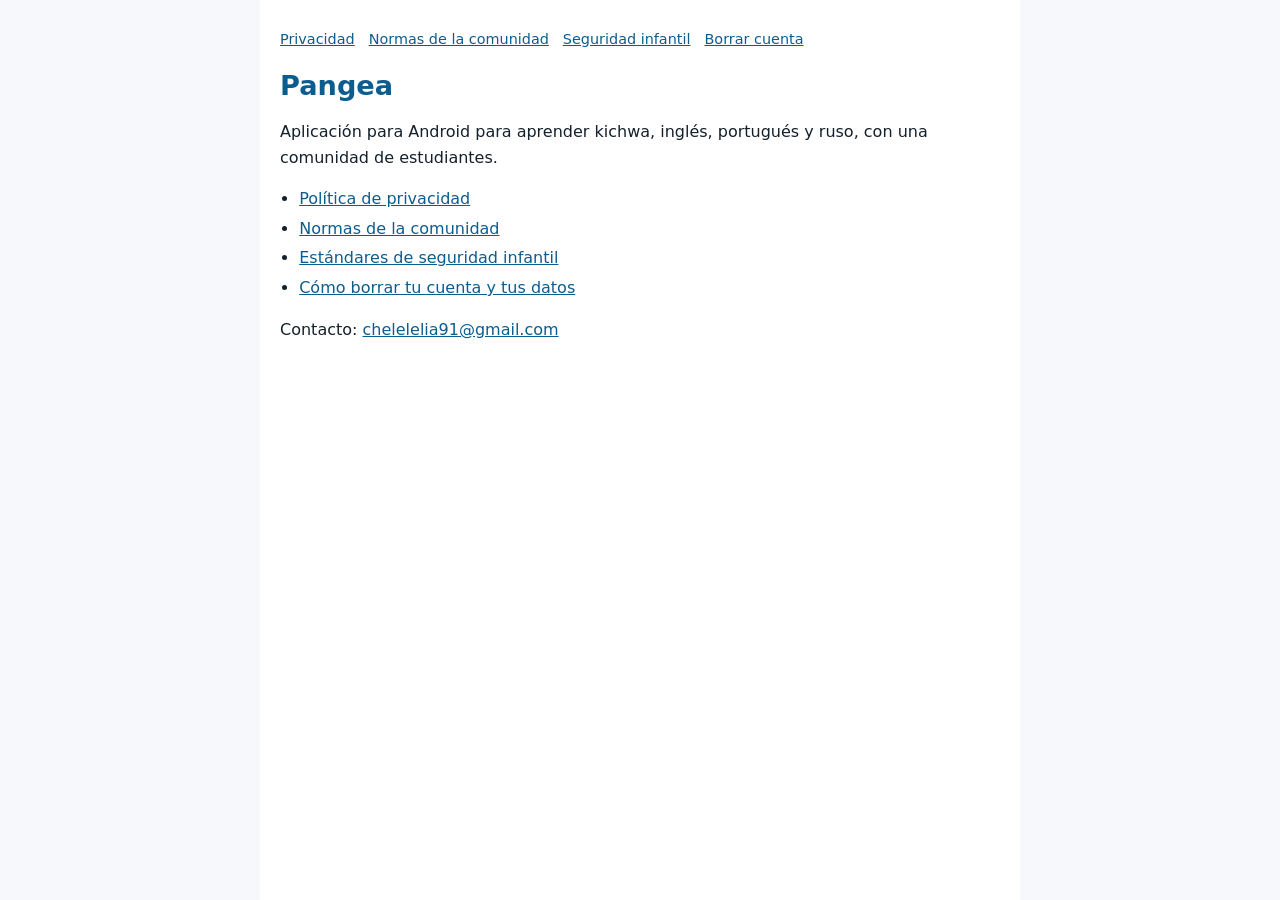
<file: index.html>
<!DOCTYPE html>
<html lang="es">
<head>
<meta charset="utf-8">
<meta name="viewport" content="width=device-width, initial-scale=1">
<title>Pangea · Aprende idiomas</title>
<link rel="stylesheet" href="estilo.css">
</head>
<body>
<main>
<nav><a href="privacidad.html">Privacidad</a><a href="normas.html">Normas de la comunidad</a><a href="seguridad-infantil.html">Seguridad infantil</a><a href="borrar-cuenta.html">Borrar cuenta</a></nav>
<h1>Pangea</h1>
<p>Aplicación para Android para aprender kichwa, inglés, portugués y ruso, con una comunidad de estudiantes.</p>
<ul>
<li><a href="privacidad.html">Política de privacidad</a></li>
<li><a href="normas.html">Normas de la comunidad</a></li>
<li><a href="seguridad-infantil.html">Estándares de seguridad infantil</a></li>
<li><a href="borrar-cuenta.html">Cómo borrar tu cuenta y tus datos</a></li>
</ul>
<p>Contacto: <a href="mailto:chelelelia91@gmail.com">chelelelia91@gmail.com</a></p>
</main>
</body>
</html>
</file>
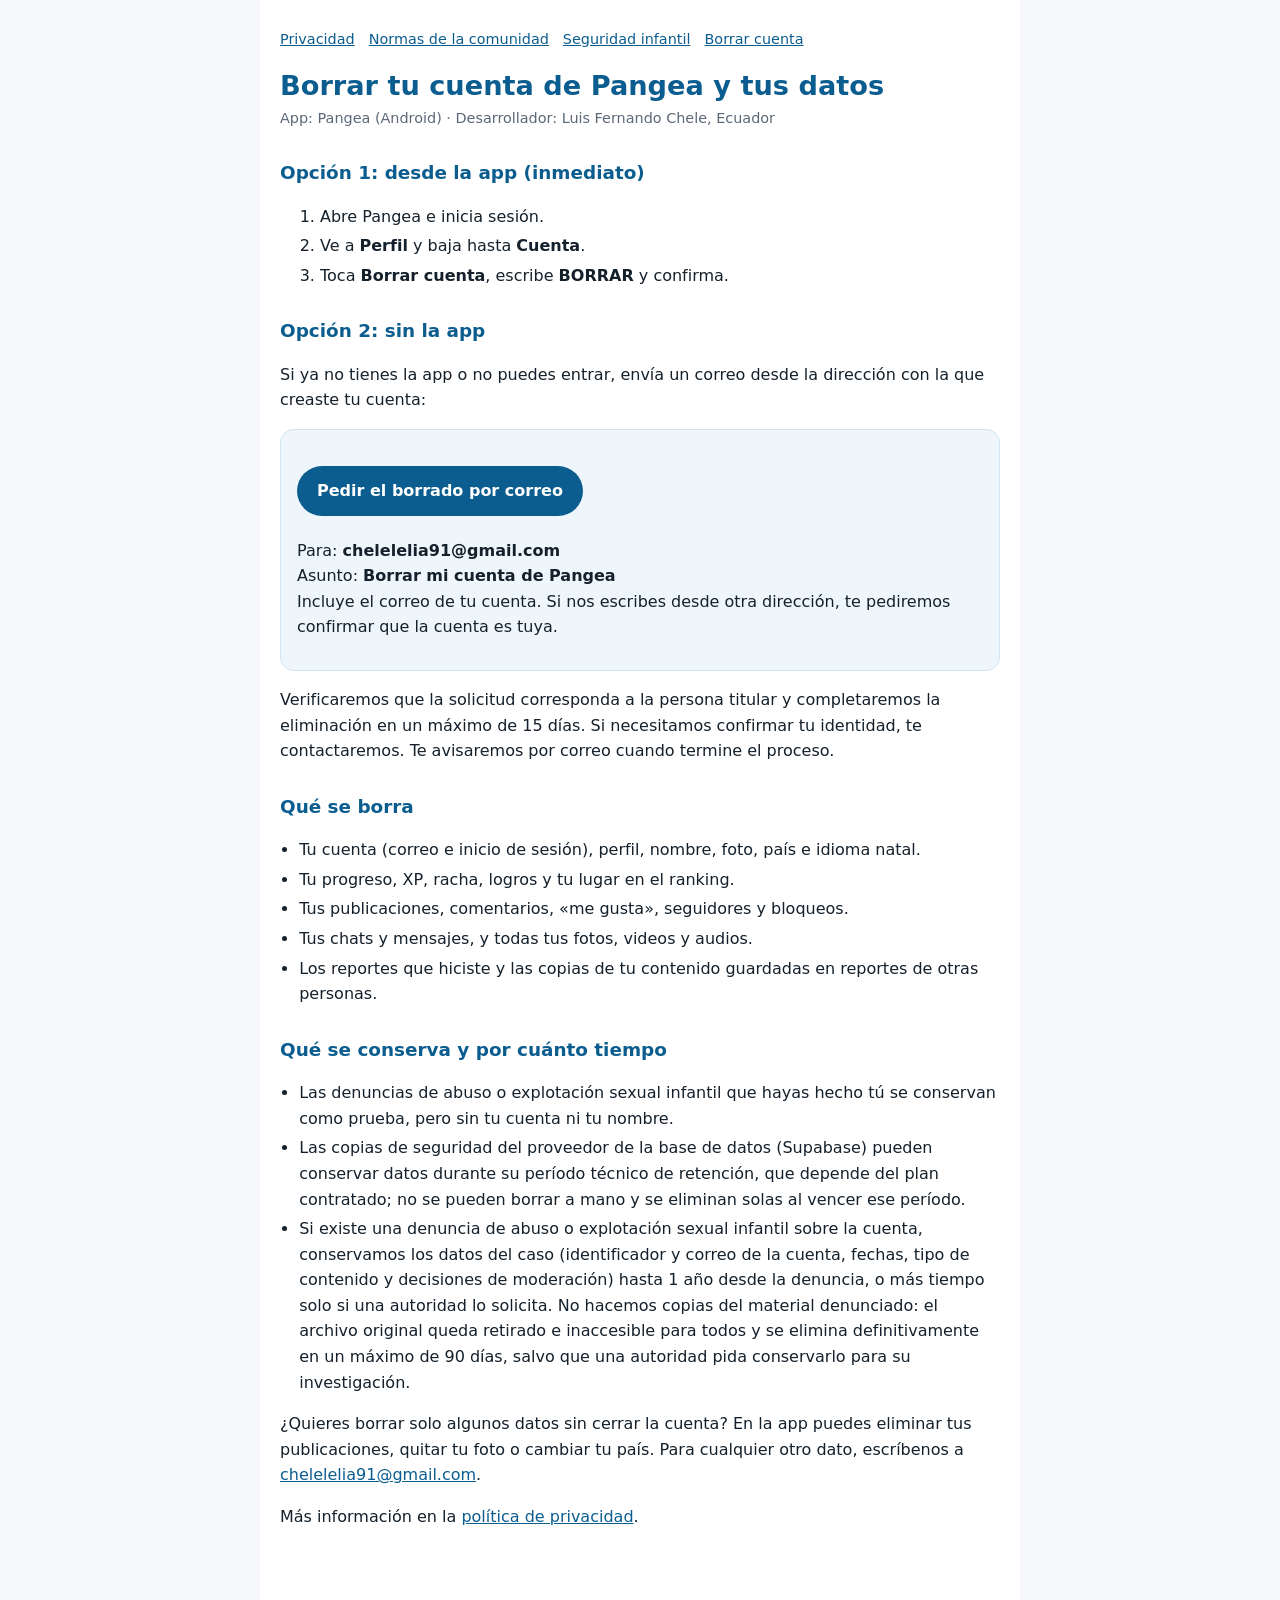
<file: borrar-cuenta.html>
<!DOCTYPE html>
<html lang="es">
<head>
<meta charset="utf-8">
<meta name="viewport" content="width=device-width, initial-scale=1">
<title>Borrar tu cuenta de Pangea</title>
<link rel="stylesheet" href="estilo.css">
</head>
<body>
<main>
<nav><a href="privacidad.html">Privacidad</a><a href="normas.html">Normas de la comunidad</a><a href="seguridad-infantil.html">Seguridad infantil</a><a href="borrar-cuenta.html">Borrar cuenta</a></nav>
<h1>Borrar tu cuenta de Pangea y tus datos</h1>
<p class="fecha">App: Pangea (Android) · Desarrollador: Luis Fernando Chele, Ecuador</p>

<h2>Opción 1: desde la app (inmediato)</h2>
<ol>
<li>Abre Pangea e inicia sesión.</li>
<li>Ve a <strong>Perfil</strong> y baja hasta <strong>Cuenta</strong>.</li>
<li>Toca <strong>Borrar cuenta</strong>, escribe <strong>BORRAR</strong> y confirma.</li>
</ol>

<h2>Opción 2: sin la app</h2>
<p>Si ya no tienes la app o no puedes entrar, envía un correo desde la dirección con la que creaste tu cuenta:</p>
<div class="caja">
<p><a class="boton" href="mailto:chelelelia91@gmail.com?subject=Borrar%20mi%20cuenta%20de%20Pangea&amp;body=Hola%2C%20quiero%20borrar%20mi%20cuenta%20de%20Pangea%20y%20todos%20mis%20datos.%0A%0ACorreo%20de%20la%20cuenta%3A%20">Pedir el borrado por correo</a></p>
<p>Para: <strong>chelelelia91@gmail.com</strong><br>Asunto: <strong>Borrar mi cuenta de Pangea</strong><br>Incluye el correo de tu cuenta. Si nos escribes desde otra dirección, te pediremos confirmar que la cuenta es tuya.</p>
</div>
<p>Verificaremos que la solicitud corresponda a la persona titular y completaremos la eliminación en un máximo de 15 días. Si necesitamos confirmar tu identidad, te contactaremos. Te avisaremos por correo cuando termine el proceso.</p>

<h2>Qué se borra</h2>
<ul>
<li>Tu cuenta (correo e inicio de sesión), perfil, nombre, foto, país e idioma natal.</li>
<li>Tu progreso, XP, racha, logros y tu lugar en el ranking.</li>
<li>Tus publicaciones, comentarios, «me gusta», seguidores y bloqueos.</li>
<li>Tus chats y mensajes, y todas tus fotos, videos y audios.</li>
<li>Los reportes que hiciste y las copias de tu contenido guardadas en reportes de otras personas.</li>
</ul>

<h2>Qué se conserva y por cuánto tiempo</h2>
<ul>
<li>Las denuncias de abuso o explotación sexual infantil que hayas hecho tú se conservan como prueba, pero sin tu cuenta ni tu nombre.</li>
<li>Las copias de seguridad del proveedor de la base de datos (Supabase) pueden conservar datos durante su período técnico de retención, que depende del plan contratado; no se pueden borrar a mano y se eliminan solas al vencer ese período.</li>
<li>Si existe una denuncia de abuso o explotación sexual infantil sobre la cuenta, conservamos los datos del caso (identificador y correo de la cuenta, fechas, tipo de contenido y decisiones de moderación) hasta 1 año desde la denuncia, o más tiempo solo si una autoridad lo solicita. No hacemos copias del material denunciado: el archivo original queda retirado e inaccesible para todos y se elimina definitivamente en un máximo de 90 días, salvo que una autoridad pida conservarlo para su investigación.</li>
</ul>
<p>¿Quieres borrar solo algunos datos sin cerrar la cuenta? En la app puedes eliminar tus publicaciones, quitar tu foto o cambiar tu país. Para cualquier otro dato, escríbenos a <a href="mailto:chelelelia91@gmail.com">chelelelia91@gmail.com</a>.</p>
<p>Más información en la <a href="privacidad.html">política de privacidad</a>.</p>
</main>
</body>
</html>
</file>
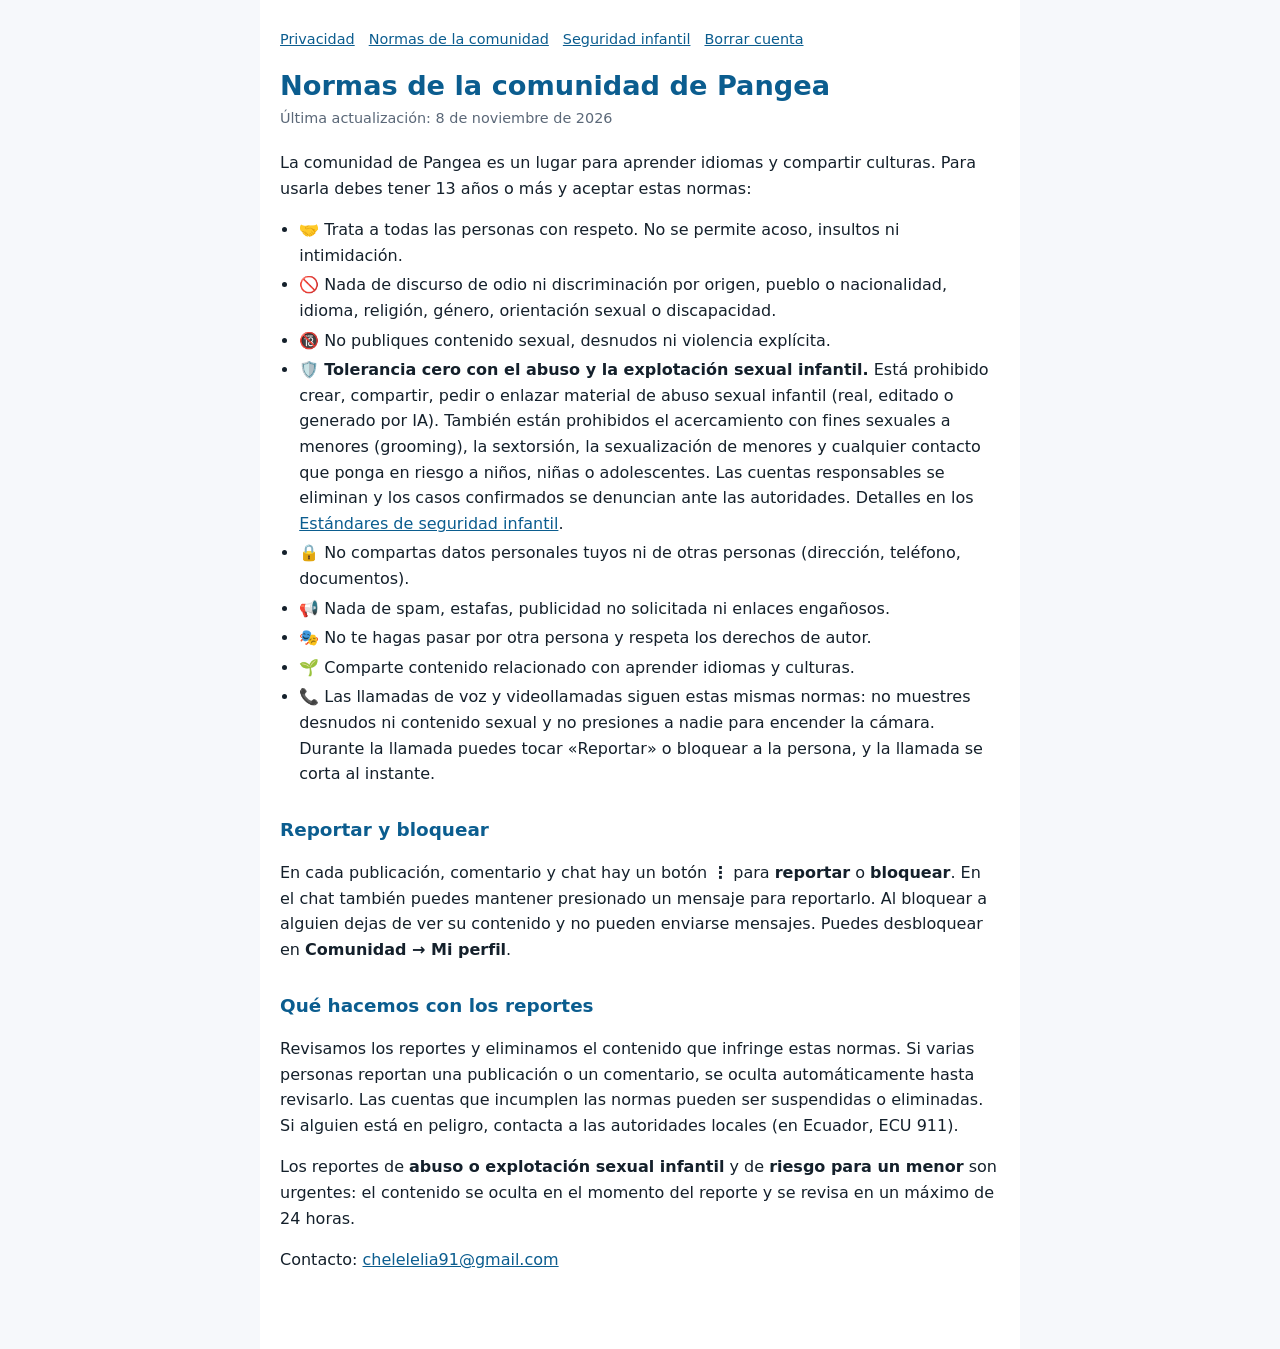
<file: normas.html>
<!DOCTYPE html>
<html lang="es">
<head>
<meta charset="utf-8">
<meta name="viewport" content="width=device-width, initial-scale=1">
<title>Normas de la comunidad · Pangea</title>
<link rel="stylesheet" href="estilo.css">
</head>
<body>
<main>
<nav><a href="privacidad.html">Privacidad</a><a href="normas.html">Normas de la comunidad</a><a href="seguridad-infantil.html">Seguridad infantil</a><a href="borrar-cuenta.html">Borrar cuenta</a></nav>
<h1>Normas de la comunidad de Pangea</h1>
<p class="fecha">Última actualización: 8 de noviembre de 2026</p>
<p>La comunidad de Pangea es un lugar para aprender idiomas y compartir culturas. Para usarla debes tener 13 años o más y aceptar estas normas:</p>
<ul>
<li>🤝 Trata a todas las personas con respeto. No se permite acoso, insultos ni intimidación.</li>
<li>🚫 Nada de discurso de odio ni discriminación por origen, pueblo o nacionalidad, idioma, religión, género, orientación sexual o discapacidad.</li>
<li>🔞 No publiques contenido sexual, desnudos ni violencia explícita.</li>
<li>🛡️ <strong>Tolerancia cero con el abuso y la explotación sexual infantil.</strong> Está prohibido crear, compartir, pedir o enlazar material de abuso sexual infantil (real, editado o generado por IA). También están prohibidos el acercamiento con fines sexuales a menores (grooming), la sextorsión, la sexualización de menores y cualquier contacto que ponga en riesgo a niños, niñas o adolescentes. Las cuentas responsables se eliminan y los casos confirmados se denuncian ante las autoridades. Detalles en los <a href="seguridad-infantil.html">Estándares de seguridad infantil</a>.</li>
<li>🔒 No compartas datos personales tuyos ni de otras personas (dirección, teléfono, documentos).</li>
<li>📢 Nada de spam, estafas, publicidad no solicitada ni enlaces engañosos.</li>
<li>🎭 No te hagas pasar por otra persona y respeta los derechos de autor.</li>
<li>🌱 Comparte contenido relacionado con aprender idiomas y culturas.</li>
<li>📞 Las llamadas de voz y videollamadas siguen estas mismas normas: no muestres desnudos ni contenido sexual y no presiones a nadie para encender la cámara. Durante la llamada puedes tocar «Reportar» o bloquear a la persona, y la llamada se corta al instante.</li>
</ul>
<h2>Reportar y bloquear</h2>
<p>En cada publicación, comentario y chat hay un botón <strong>⋮</strong> para <strong>reportar</strong> o <strong>bloquear</strong>. En el chat también puedes mantener presionado un mensaje para reportarlo. Al bloquear a alguien dejas de ver su contenido y no pueden enviarse mensajes. Puedes desbloquear en <strong>Comunidad → Mi perfil</strong>.</p>
<h2>Qué hacemos con los reportes</h2>
<p>Revisamos los reportes y eliminamos el contenido que infringe estas normas. Si varias personas reportan una publicación o un comentario, se oculta automáticamente hasta revisarlo. Las cuentas que incumplen las normas pueden ser suspendidas o eliminadas. Si alguien está en peligro, contacta a las autoridades locales (en Ecuador, ECU 911).</p>
<p>Los reportes de <strong>abuso o explotación sexual infantil</strong> y de <strong>riesgo para un menor</strong> son urgentes: el contenido se oculta en el momento del reporte y se revisa en un máximo de 24 horas.</p>
<p>Contacto: <a href="mailto:chelelelia91@gmail.com">chelelelia91@gmail.com</a></p>
</main>
</body>
</html>
</file>
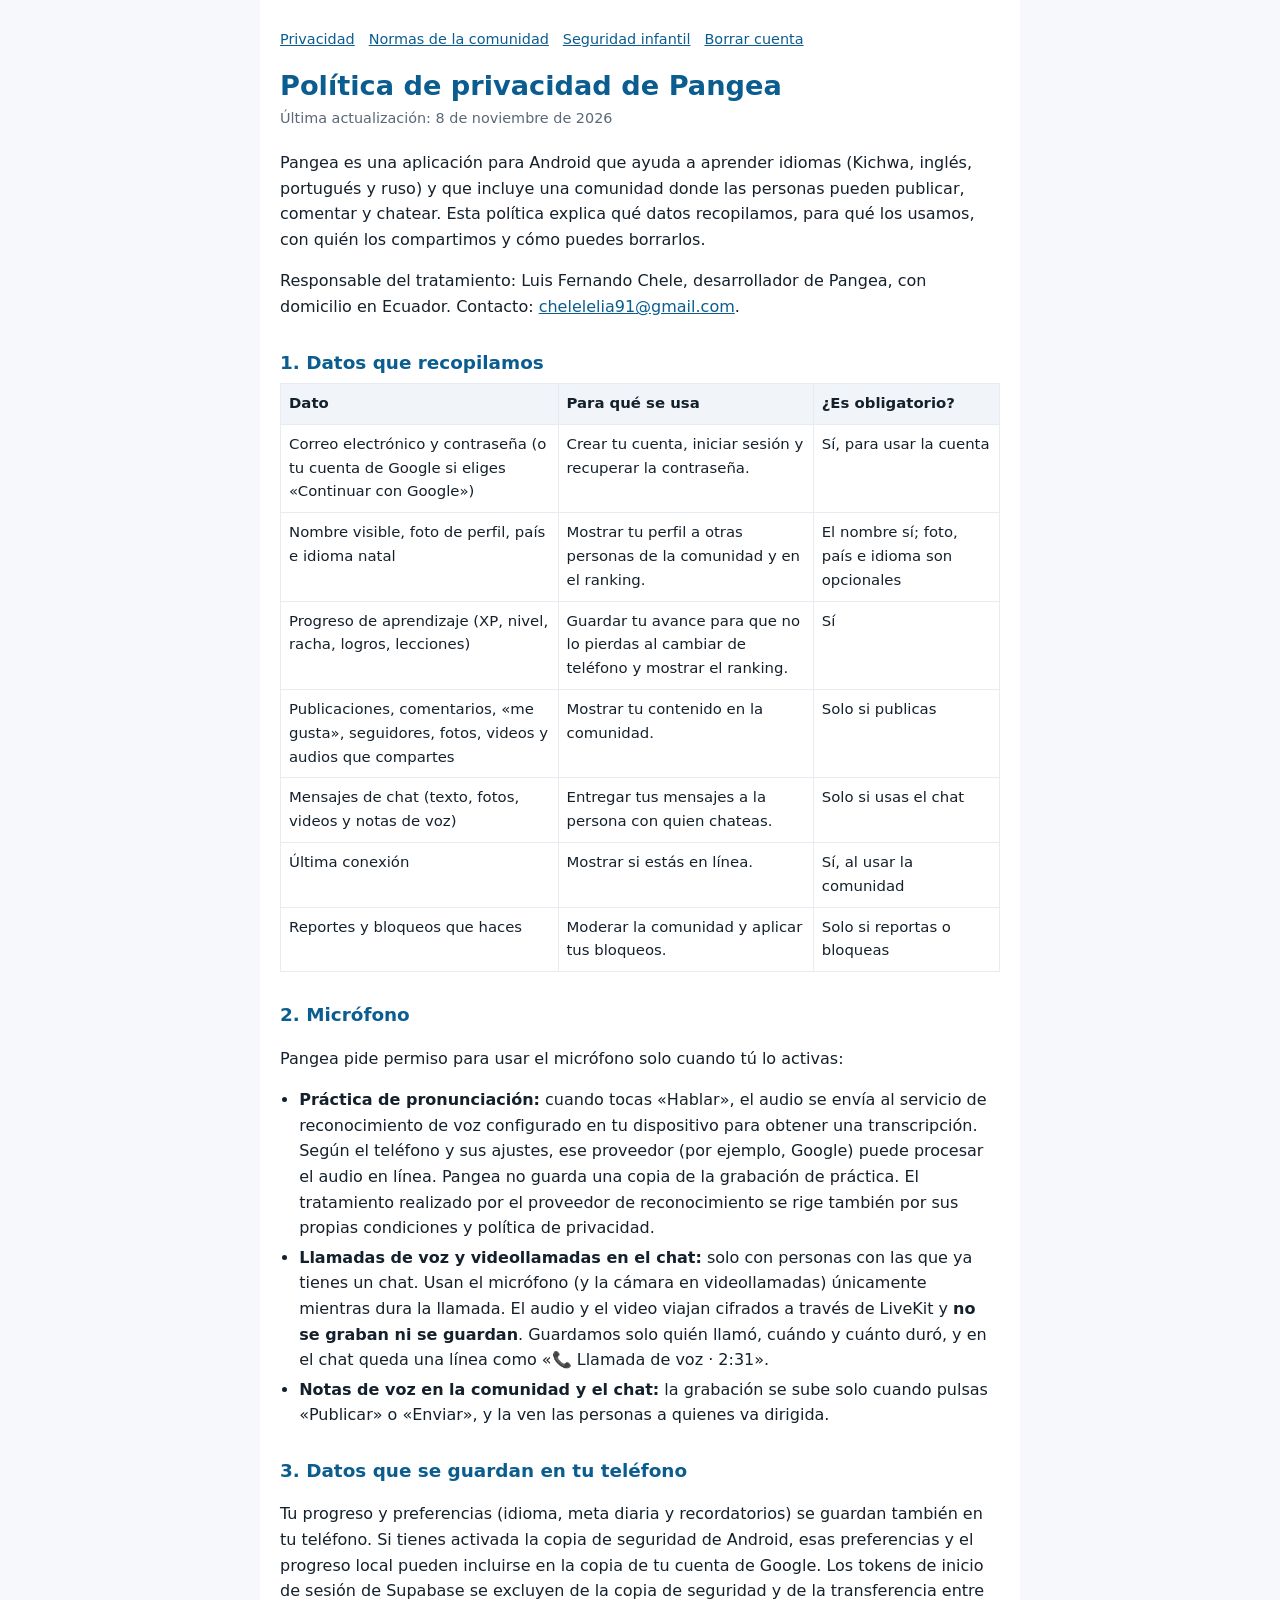
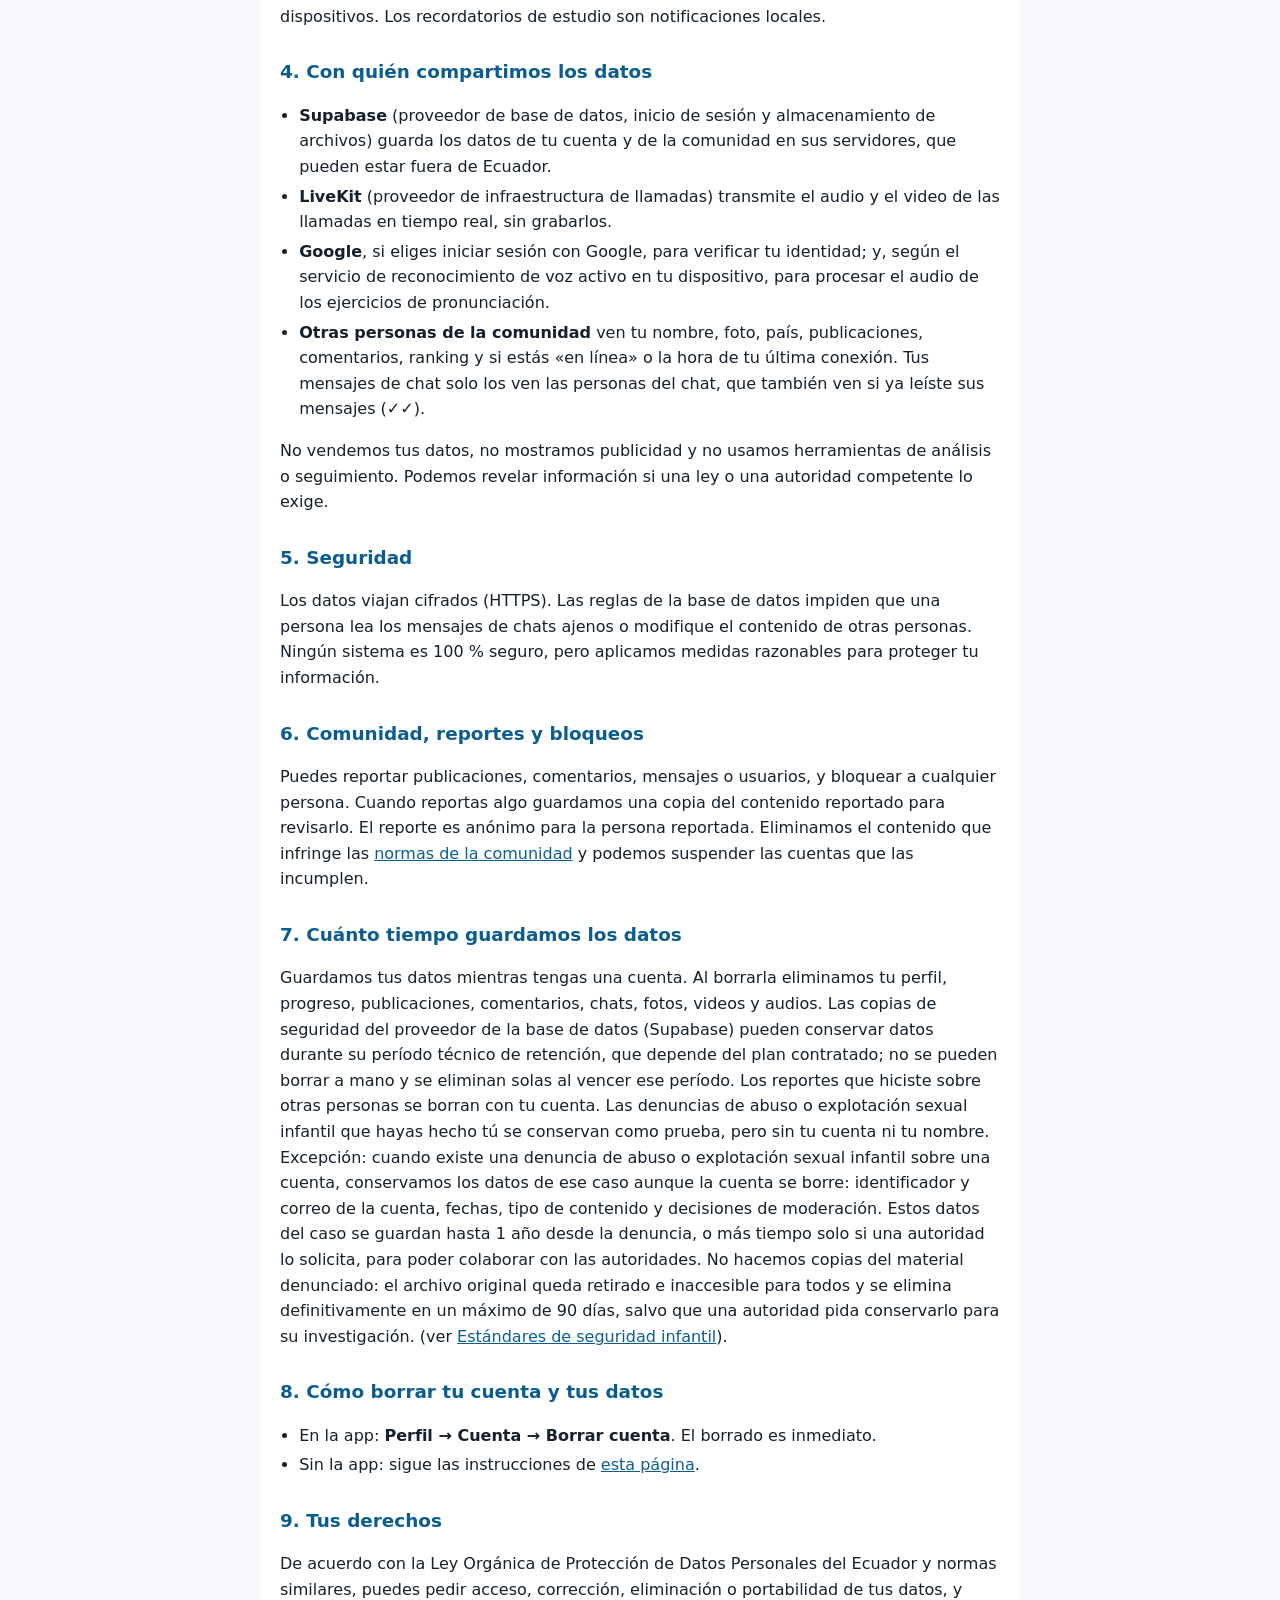
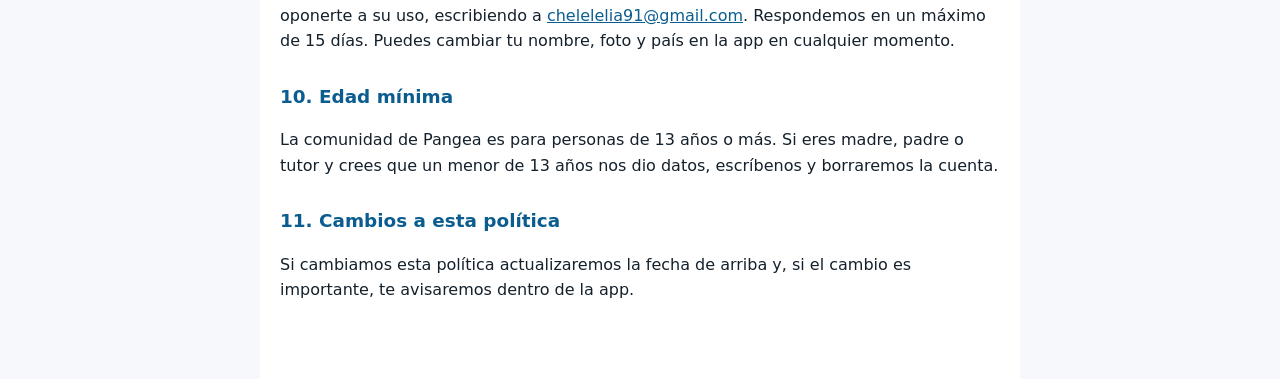
<file: privacidad.html>
<!DOCTYPE html>
<html lang="es">
<head>
<meta charset="utf-8">
<meta name="viewport" content="width=device-width, initial-scale=1">
<title>Política de privacidad · Pangea</title>
<link rel="stylesheet" href="estilo.css">
</head>
<body>
<main>
<nav><a href="privacidad.html">Privacidad</a><a href="normas.html">Normas de la comunidad</a><a href="seguridad-infantil.html">Seguridad infantil</a><a href="borrar-cuenta.html">Borrar cuenta</a></nav>
<h1>Política de privacidad de Pangea</h1>
<p class="fecha">Última actualización: 8 de noviembre de 2026</p>

<p>Pangea es una aplicación para Android que ayuda a aprender idiomas (Kichwa, inglés, portugués y ruso) y que incluye una comunidad donde las personas pueden publicar, comentar y chatear. Esta política explica qué datos recopilamos, para qué los usamos, con quién los compartimos y cómo puedes borrarlos.</p>
<p>Responsable del tratamiento: Luis Fernando Chele, desarrollador de Pangea, con domicilio en Ecuador. Contacto: <a href="mailto:chelelelia91@gmail.com">chelelelia91@gmail.com</a>.</p>

<h2>1. Datos que recopilamos</h2>
<table>
<tr><th>Dato</th><th>Para qué se usa</th><th>¿Es obligatorio?</th></tr>
<tr><td>Correo electrónico y contraseña (o tu cuenta de Google si eliges «Continuar con Google»)</td><td>Crear tu cuenta, iniciar sesión y recuperar la contraseña.</td><td>Sí, para usar la cuenta</td></tr>
<tr><td>Nombre visible, foto de perfil, país e idioma natal</td><td>Mostrar tu perfil a otras personas de la comunidad y en el ranking.</td><td>El nombre sí; foto, país e idioma son opcionales</td></tr>
<tr><td>Progreso de aprendizaje (XP, nivel, racha, logros, lecciones)</td><td>Guardar tu avance para que no lo pierdas al cambiar de teléfono y mostrar el ranking.</td><td>Sí</td></tr>
<tr><td>Publicaciones, comentarios, «me gusta», seguidores, fotos, videos y audios que compartes</td><td>Mostrar tu contenido en la comunidad.</td><td>Solo si publicas</td></tr>
<tr><td>Mensajes de chat (texto, fotos, videos y notas de voz)</td><td>Entregar tus mensajes a la persona con quien chateas.</td><td>Solo si usas el chat</td></tr>
<tr><td>Última conexión</td><td>Mostrar si estás en línea.</td><td>Sí, al usar la comunidad</td></tr>
<tr><td>Reportes y bloqueos que haces</td><td>Moderar la comunidad y aplicar tus bloqueos.</td><td>Solo si reportas o bloqueas</td></tr>
</table>

<h2>2. Micrófono</h2>
<p>Pangea pide permiso para usar el micrófono solo cuando tú lo activas:</p>
<ul>
<li><strong>Práctica de pronunciación:</strong> cuando tocas «Hablar», el audio se envía al servicio de reconocimiento de voz configurado en tu dispositivo para obtener una transcripción. Según el teléfono y sus ajustes, ese proveedor (por ejemplo, Google) puede procesar el audio en línea. Pangea no guarda una copia de la grabación de práctica. El tratamiento realizado por el proveedor de reconocimiento se rige también por sus propias condiciones y política de privacidad.</li>
<li><strong>Llamadas de voz y videollamadas en el chat:</strong> solo con personas con las que ya tienes un chat. Usan el micrófono (y la cámara en videollamadas) únicamente mientras dura la llamada. El audio y el video viajan cifrados a través de LiveKit y <strong>no se graban ni se guardan</strong>. Guardamos solo quién llamó, cuándo y cuánto duró, y en el chat queda una línea como «📞 Llamada de voz · 2:31».</li>
<li><strong>Notas de voz en la comunidad y el chat:</strong> la grabación se sube solo cuando pulsas «Publicar» o «Enviar», y la ven las personas a quienes va dirigida.</li>
</ul>

<h2>3. Datos que se guardan en tu teléfono</h2>
<p>Tu progreso y preferencias (idioma, meta diaria y recordatorios) se guardan también en tu teléfono. Si tienes activada la copia de seguridad de Android, esas preferencias y el progreso local pueden incluirse en la copia de tu cuenta de Google. Los tokens de inicio de sesión de Supabase se excluyen de la copia de seguridad y de la transferencia entre dispositivos. Los recordatorios de estudio son notificaciones locales.</p>

<h2>4. Con quién compartimos los datos</h2>
<ul>
<li><strong>Supabase</strong> (proveedor de base de datos, inicio de sesión y almacenamiento de archivos) guarda los datos de tu cuenta y de la comunidad en sus servidores, que pueden estar fuera de Ecuador.</li>
<li><strong>LiveKit</strong> (proveedor de infraestructura de llamadas) transmite el audio y el video de las llamadas en tiempo real, sin grabarlos.</li>
<li><strong>Google</strong>, si eliges iniciar sesión con Google, para verificar tu identidad; y, según el servicio de reconocimiento de voz activo en tu dispositivo, para procesar el audio de los ejercicios de pronunciación.</li>
<li><strong>Otras personas de la comunidad</strong> ven tu nombre, foto, país, publicaciones, comentarios, ranking y si estás «en línea» o la hora de tu última conexión. Tus mensajes de chat solo los ven las personas del chat, que también ven si ya leíste sus mensajes (✓✓).</li>
</ul>
<p>No vendemos tus datos, no mostramos publicidad y no usamos herramientas de análisis o seguimiento. Podemos revelar información si una ley o una autoridad competente lo exige.</p>

<h2>5. Seguridad</h2>
<p>Los datos viajan cifrados (HTTPS). Las reglas de la base de datos impiden que una persona lea los mensajes de chats ajenos o modifique el contenido de otras personas. Ningún sistema es 100 % seguro, pero aplicamos medidas razonables para proteger tu información.</p>

<h2>6. Comunidad, reportes y bloqueos</h2>
<p>Puedes reportar publicaciones, comentarios, mensajes o usuarios, y bloquear a cualquier persona. Cuando reportas algo guardamos una copia del contenido reportado para revisarlo. El reporte es anónimo para la persona reportada. Eliminamos el contenido que infringe las <a href="normas.html">normas de la comunidad</a> y podemos suspender las cuentas que las incumplen.</p>

<h2>7. Cuánto tiempo guardamos los datos</h2>
<p>Guardamos tus datos mientras tengas una cuenta. Al borrarla eliminamos tu perfil, progreso, publicaciones, comentarios, chats, fotos, videos y audios. Las copias de seguridad del proveedor de la base de datos (Supabase) pueden conservar datos durante su período técnico de retención, que depende del plan contratado; no se pueden borrar a mano y se eliminan solas al vencer ese período. Los reportes que hiciste sobre otras personas se borran con tu cuenta. Las denuncias de abuso o explotación sexual infantil que hayas hecho tú se conservan como prueba, pero sin tu cuenta ni tu nombre. Excepción: cuando existe una denuncia de abuso o explotación sexual infantil sobre una cuenta, conservamos los datos de ese caso aunque la cuenta se borre: identificador y correo de la cuenta, fechas, tipo de contenido y decisiones de moderación. Estos datos del caso se guardan hasta 1 año desde la denuncia, o más tiempo solo si una autoridad lo solicita, para poder colaborar con las autoridades. No hacemos copias del material denunciado: el archivo original queda retirado e inaccesible para todos y se elimina definitivamente en un máximo de 90 días, salvo que una autoridad pida conservarlo para su investigación. (ver <a href="seguridad-infantil.html">Estándares de seguridad infantil</a>).</p>

<h2>8. Cómo borrar tu cuenta y tus datos</h2>
<ul>
<li>En la app: <strong>Perfil → Cuenta → Borrar cuenta</strong>. El borrado es inmediato.</li>
<li>Sin la app: sigue las instrucciones de <a href="borrar-cuenta.html">esta página</a>.</li>
</ul>

<h2>9. Tus derechos</h2>
<p>De acuerdo con la Ley Orgánica de Protección de Datos Personales del Ecuador y normas similares, puedes pedir acceso, corrección, eliminación o portabilidad de tus datos, y oponerte a su uso, escribiendo a <a href="mailto:chelelelia91@gmail.com">chelelelia91@gmail.com</a>. Respondemos en un máximo de 15 días. Puedes cambiar tu nombre, foto y país en la app en cualquier momento.</p>

<h2>10. Edad mínima</h2>
<p>La comunidad de Pangea es para personas de 13 años o más. Si eres madre, padre o tutor y crees que un menor de 13 años nos dio datos, escríbenos y borraremos la cuenta.</p>

<h2>11. Cambios a esta política</h2>
<p>Si cambiamos esta política actualizaremos la fecha de arriba y, si el cambio es importante, te avisaremos dentro de la app.</p>
</main>
</body>
</html>
</file>
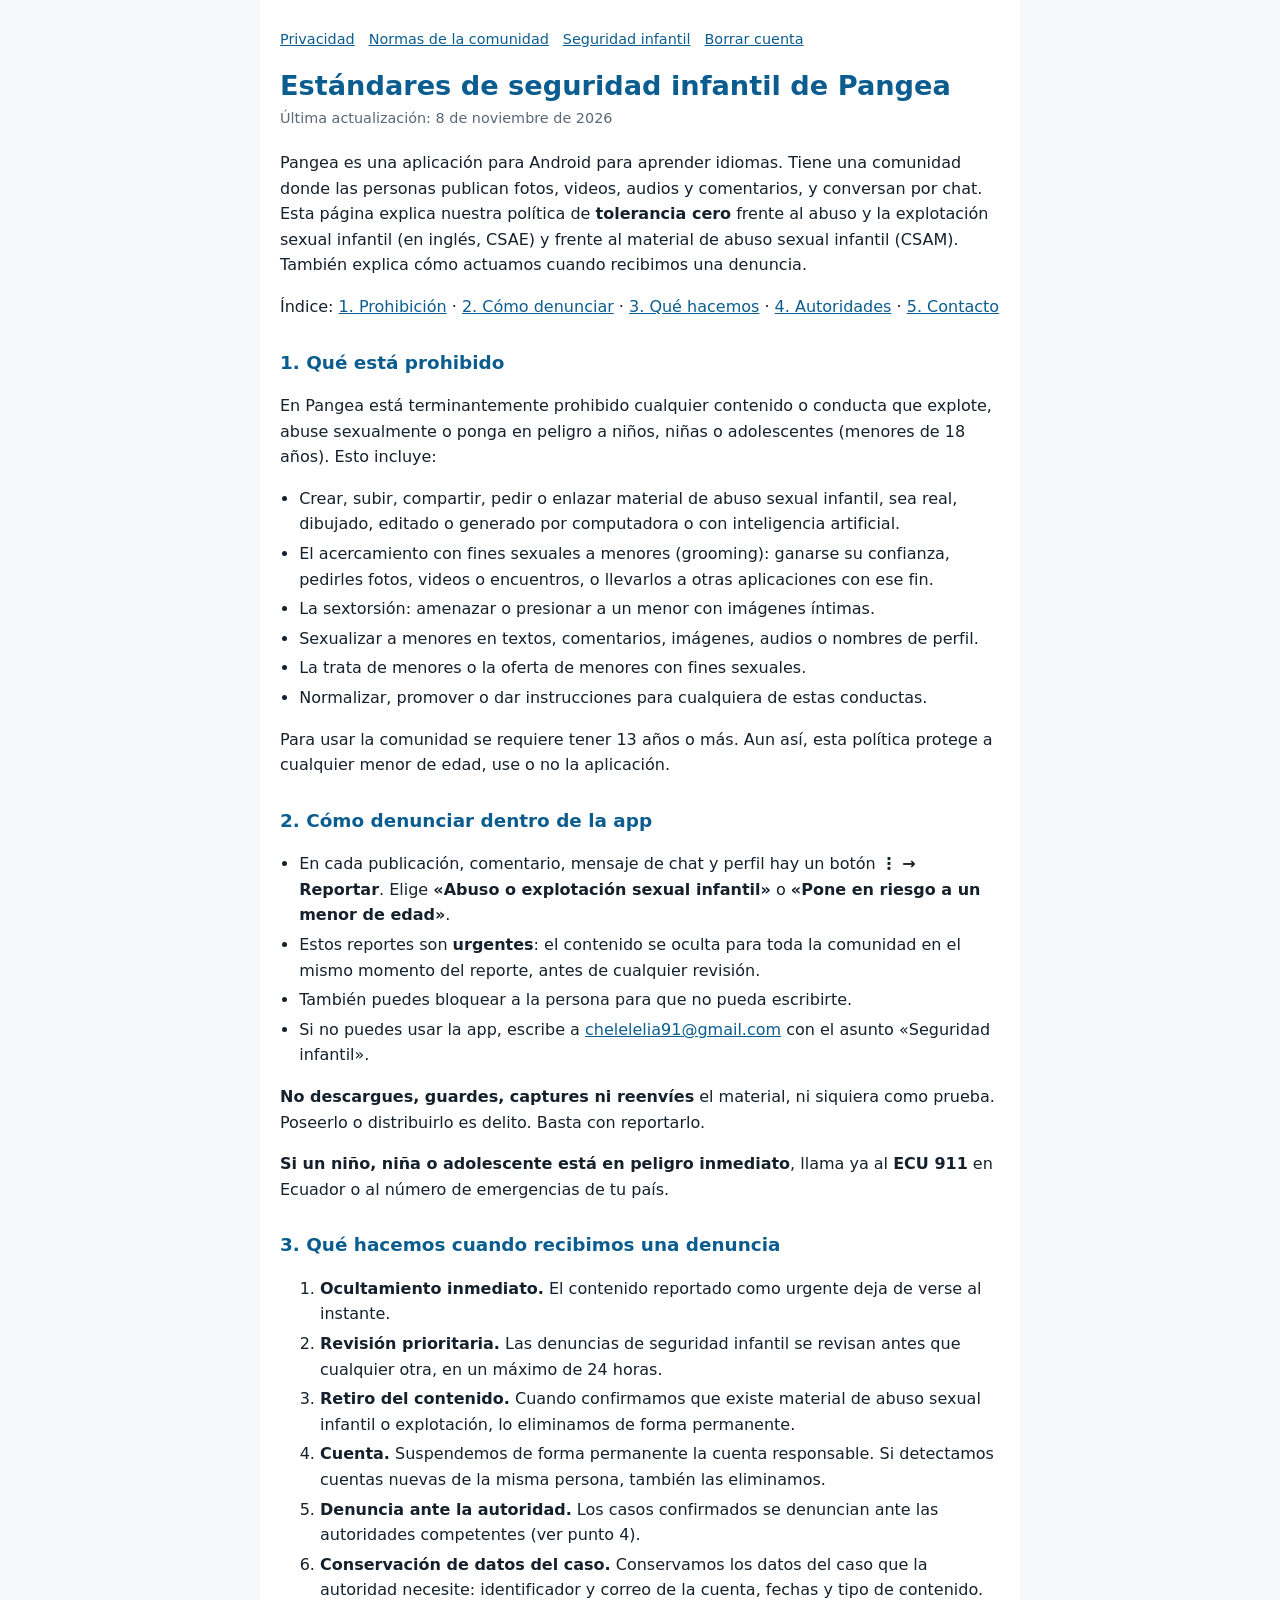
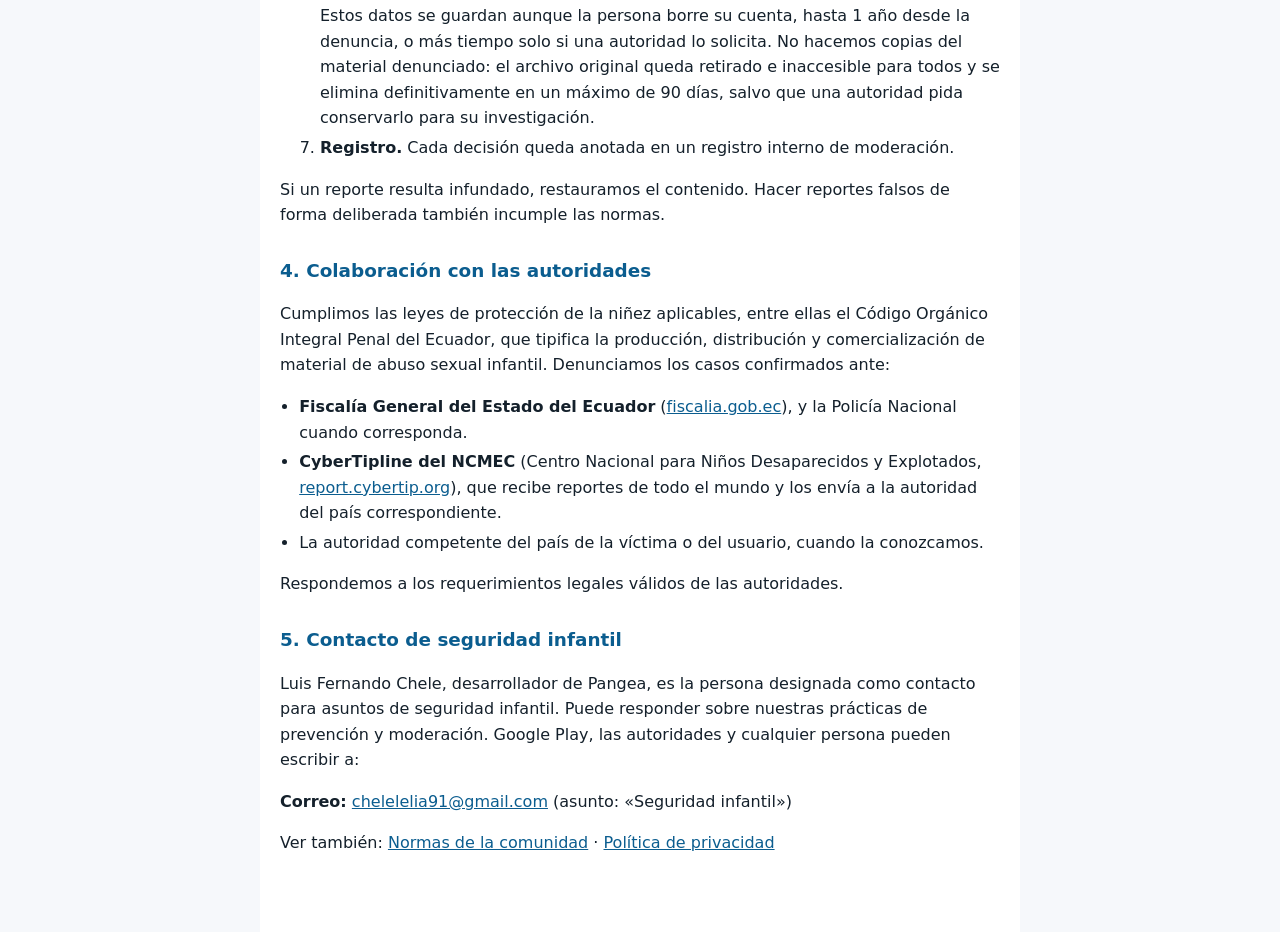
<file: seguridad-infantil.html>
<!DOCTYPE html>
<html lang="es">
<head>
<meta charset="utf-8">
<meta name="viewport" content="width=device-width, initial-scale=1">
<title>Estándares de seguridad infantil · Pangea</title>
<link rel="stylesheet" href="estilo.css">
</head>
<body>
<main>
<nav><a href="privacidad.html">Privacidad</a><a href="normas.html">Normas de la comunidad</a><a href="seguridad-infantil.html">Seguridad infantil</a><a href="borrar-cuenta.html">Borrar cuenta</a></nav>
<h1>Estándares de seguridad infantil de Pangea</h1>
<p class="fecha">Última actualización: 8 de noviembre de 2026</p>

<p>Pangea es una aplicación para Android para aprender idiomas. Tiene una comunidad donde las personas publican fotos, videos, audios y comentarios, y conversan por chat. Esta página explica nuestra política de <strong>tolerancia cero</strong> frente al abuso y la explotación sexual infantil (en inglés, CSAE) y frente al material de abuso sexual infantil (CSAM). También explica cómo actuamos cuando recibimos una denuncia.</p>

<p>Índice:
<a href="#prohibicion">1. Prohibición</a> ·
<a href="#denunciar">2. Cómo denunciar</a> ·
<a href="#actuacion">3. Qué hacemos</a> ·
<a href="#autoridades">4. Autoridades</a> ·
<a href="#contacto">5. Contacto</a></p>

<h2 id="prohibicion">1. Qué está prohibido</h2>
<p>En Pangea está terminantemente prohibido cualquier contenido o conducta que explote, abuse sexualmente o ponga en peligro a niños, niñas o adolescentes (menores de 18 años). Esto incluye:</p>
<ul>
<li>Crear, subir, compartir, pedir o enlazar material de abuso sexual infantil, sea real, dibujado, editado o generado por computadora o con inteligencia artificial.</li>
<li>El acercamiento con fines sexuales a menores (grooming): ganarse su confianza, pedirles fotos, videos o encuentros, o llevarlos a otras aplicaciones con ese fin.</li>
<li>La sextorsión: amenazar o presionar a un menor con imágenes íntimas.</li>
<li>Sexualizar a menores en textos, comentarios, imágenes, audios o nombres de perfil.</li>
<li>La trata de menores o la oferta de menores con fines sexuales.</li>
<li>Normalizar, promover o dar instrucciones para cualquiera de estas conductas.</li>
</ul>
<p>Para usar la comunidad se requiere tener 13 años o más. Aun así, esta política protege a cualquier menor de edad, use o no la aplicación.</p>

<h2 id="denunciar">2. Cómo denunciar dentro de la app</h2>
<ul>
<li>En cada publicación, comentario, mensaje de chat y perfil hay un botón <strong>⋮ → Reportar</strong>. Elige <strong>«Abuso o explotación sexual infantil»</strong> o <strong>«Pone en riesgo a un menor de edad»</strong>.</li>
<li>Estos reportes son <strong>urgentes</strong>: el contenido se oculta para toda la comunidad en el mismo momento del reporte, antes de cualquier revisión.</li>
<li>También puedes bloquear a la persona para que no pueda escribirte.</li>
<li>Si no puedes usar la app, escribe a <a href="mailto:chelelelia91@gmail.com?subject=Seguridad%20infantil%20-%20Pangea">chelelelia91@gmail.com</a> con el asunto «Seguridad infantil».</li>
</ul>
<p><strong>No descargues, guardes, captures ni reenvíes</strong> el material, ni siquiera como prueba. Poseerlo o distribuirlo es delito. Basta con reportarlo.</p>
<p><strong>Si un niño, niña o adolescente está en peligro inmediato</strong>, llama ya al <strong>ECU 911</strong> en Ecuador o al número de emergencias de tu país.</p>

<h2 id="actuacion">3. Qué hacemos cuando recibimos una denuncia</h2>
<ol>
<li><strong>Ocultamiento inmediato.</strong> El contenido reportado como urgente deja de verse al instante.</li>
<li><strong>Revisión prioritaria.</strong> Las denuncias de seguridad infantil se revisan antes que cualquier otra, en un máximo de 24 horas.</li>
<li><strong>Retiro del contenido.</strong> Cuando confirmamos que existe material de abuso sexual infantil o explotación, lo eliminamos de forma permanente.</li>
<li><strong>Cuenta.</strong> Suspendemos de forma permanente la cuenta responsable. Si detectamos cuentas nuevas de la misma persona, también las eliminamos.</li>
<li><strong>Denuncia ante la autoridad.</strong> Los casos confirmados se denuncian ante las autoridades competentes (ver punto 4).</li>
<li><strong>Conservación de datos del caso.</strong> Conservamos los datos del caso que la autoridad necesite: identificador y correo de la cuenta, fechas y tipo de contenido. Estos datos se guardan aunque la persona borre su cuenta, hasta 1 año desde la denuncia, o más tiempo solo si una autoridad lo solicita. No hacemos copias del material denunciado: el archivo original queda retirado e inaccesible para todos y se elimina definitivamente en un máximo de 90 días, salvo que una autoridad pida conservarlo para su investigación.</li>
<li><strong>Registro.</strong> Cada decisión queda anotada en un registro interno de moderación.</li>
</ol>
<p>Si un reporte resulta infundado, restauramos el contenido. Hacer reportes falsos de forma deliberada también incumple las normas.</p>

<h2 id="autoridades">4. Colaboración con las autoridades</h2>
<p>Cumplimos las leyes de protección de la niñez aplicables, entre ellas el Código Orgánico Integral Penal del Ecuador, que tipifica la producción, distribución y comercialización de material de abuso sexual infantil. Denunciamos los casos confirmados ante:</p>
<ul>
<li><strong>Fiscalía General del Estado del Ecuador</strong> (<a href="https://www.fiscalia.gob.ec">fiscalia.gob.ec</a>), y la Policía Nacional cuando corresponda.</li>
<li><strong>CyberTipline del NCMEC</strong> (Centro Nacional para Niños Desaparecidos y Explotados, <a href="https://report.cybertip.org">report.cybertip.org</a>), que recibe reportes de todo el mundo y los envía a la autoridad del país correspondiente.</li>
<li>La autoridad competente del país de la víctima o del usuario, cuando la conozcamos.</li>
</ul>
<p>Respondemos a los requerimientos legales válidos de las autoridades.</p>

<h2 id="contacto">5. Contacto de seguridad infantil</h2>
<p>Luis Fernando Chele, desarrollador de Pangea, es la persona designada como contacto para asuntos de seguridad infantil. Puede responder sobre nuestras prácticas de prevención y moderación. Google Play, las autoridades y cualquier persona pueden escribir a:</p>
<p><strong>Correo:</strong> <a href="mailto:chelelelia91@gmail.com?subject=Seguridad%20infantil%20-%20Pangea">chelelelia91@gmail.com</a> (asunto: «Seguridad infantil»)</p>
<p>Ver también: <a href="normas.html">Normas de la comunidad</a> · <a href="privacidad.html">Política de privacidad</a></p>
</main>
</body>
</html>
</file>
<file: estilo.css>
:root{--azul:#0b5d8f;--tinta:#14202b;--gris:#5b6878;--linea:#e7ecf2}
*{box-sizing:border-box}
body{margin:0;font-family:system-ui,-apple-system,"Segoe UI",Roboto,sans-serif;color:var(--tinta);background:#f6f8fb;line-height:1.6}
main{max-width:760px;margin:0 auto;padding:28px 20px 60px;background:#fff;min-height:100vh}
h1{color:var(--azul);font-size:1.7rem;line-height:1.25;margin:0 0 4px}
h2{color:var(--azul);font-size:1.15rem;margin:28px 0 6px}
.fecha{color:var(--gris);font-size:.9rem;margin:0 0 20px}
ul{padding-left:1.2rem}li{margin:4px 0}
a{color:var(--azul)}
.caja{background:#eef6fb;border:1px solid #cfe3f0;border-radius:14px;padding:14px 16px;margin:16px 0}
.boton{display:inline-block;background:var(--azul);color:#fff;text-decoration:none;font-weight:700;padding:12px 20px;border-radius:999px;margin:6px 0}
table{border-collapse:collapse;width:100%;font-size:.93rem}td,th{border:1px solid var(--linea);padding:8px;text-align:left;vertical-align:top}th{background:#f1f5f9}
nav{font-size:.9rem;margin-bottom:18px}nav a{margin-right:14px}
</file>
